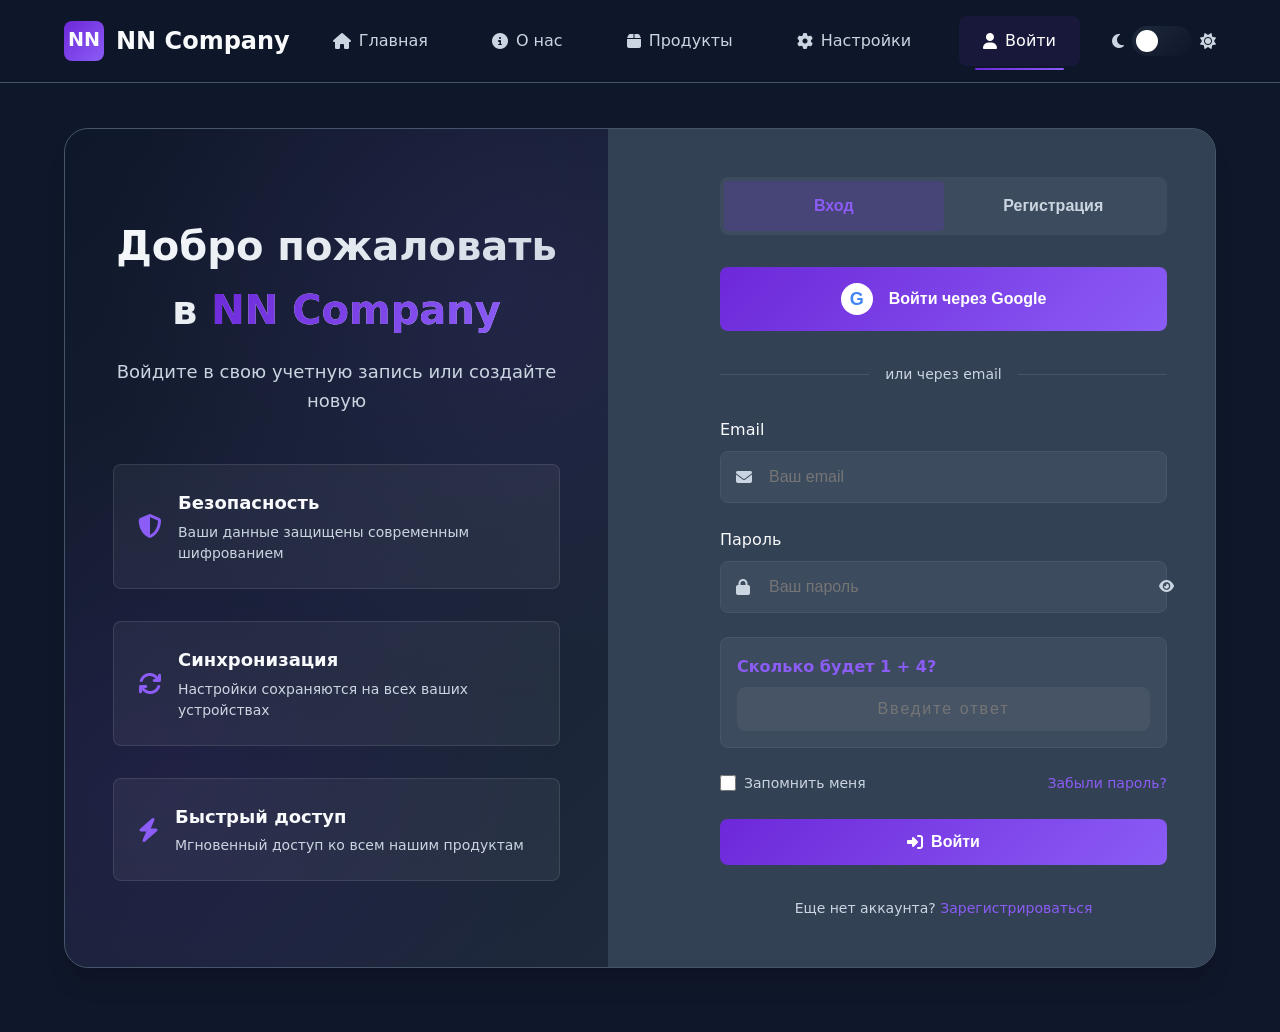
<file: auth.html>
<!DOCTYPE html>
<html lang="ru" data-theme="nntheme">
<head>
    <meta charset="UTF-8">
    <meta name="viewport" content="width=device-width, initial-scale=1.0">
    <title>Вход и регистрация - NN Company</title>
    <link rel="stylesheet" href="css/style.css">
    <link rel="stylesheet" href="css/auth.css">
    <link rel="icon" href="favicon.ico">
    <link rel="stylesheet" href="https://cdnjs.cloudflare.com/ajax/libs/font-awesome/6.4.0/css/all.min.css">
</head>
<body>
    <!-- Навигация -->
    <nav class="navbar">
        <div class="container nav-container">
            <a href="index.html" class="logo">
                <div class="logo-icon">NN</div>
                <span class="logo-text">NN Company</span>
            </a>
            
            <button class="mobile-menu-btn" aria-label="Меню">
                <i class="fas fa-bars"></i>
            </button>
            
            <div class="nav-menu">
                <a href="index.html" class="nav-link"><i class="fas fa-home"></i> Главная</a>
                <a href="index.html#about" class="nav-link"><i class="fas fa-info-circle"></i> О нас</a>
                <a href="index.html#products" class="nav-link"><i class="fas fa-box"></i> Продукты</a>
                <a href="settings.html" class="nav-link"><i class="fas fa-cog"></i> Настройки</a>
                <a href="auth.html" class="nav-link active auth-btn"><i class="fas fa-user"></i> Войти</a>
                <div class="theme-toggle">
                    <i class="fas fa-moon"></i>
                    <div class="toggle-switch">
                        <input type="checkbox" id="themeToggle">
                        <label for="themeToggle" class="toggle-slider"></label>
                    </div>
                    <i class="fas fa-sun"></i>
                </div>
            </div>
        </div>
    </nav>

    <main class="auth-container">
        <div class="container">
            <div class="auth-wrapper">
                <!-- Левый блок - Приветствие -->
                <div class="auth-welcome">
                    <div class="welcome-content">
                        <h1>Добро пожаловать в <span class="gradient-text">NN Company</span></h1>
                        <p class="welcome-subtitle">Войдите в свою учетную запись или создайте новую</p>
                        
                        <div class="welcome-features">
                            <div class="feature">
                                <i class="fas fa-shield-alt"></i>
                                <div>
                                    <h3>Безопасность</h3>
                                    <p>Ваши данные защищены современным шифрованием</p>
                                </div>
                            </div>
                            <div class="feature">
                                <i class="fas fa-sync"></i>
                                <div>
                                    <h3>Синхронизация</h3>
                                    <p>Настройки сохраняются на всех ваших устройствах</p>
                                </div>
                            </div>
                            <div class="feature">
                                <i class="fas fa-bolt"></i>
                                <div>
                                    <h3>Быстрый доступ</h3>
                                    <p>Мгновенный доступ ко всем нашим продуктам</p>
                                </div>
                            </div>
                        </div>
                    </div>
                </div>

                <!-- Правый блок - Формы -->
                <div class="auth-forms">
                    <!-- Вкладки -->
                    <div class="auth-tabs">
                        <button class="auth-tab active" data-tab="login">Вход</button>
                        <button class="auth-tab" data-tab="register">Регистрация</button>
                    </div>

                    <!-- Форма входа -->
                    <div class="auth-form active" id="loginForm">
                        <!-- Google вход -->
                        <button class="btn-google" id="googleLogin">
                            <div class="google-icon">
                                <span class="g-letter">G</span>
                            </div>
                            <span>Войти через Google</span>
                        </button>

                        <div class="separator">
                            <span>или через email</span>
                        </div>

                        <!-- Форма email входа -->
                        <form id="emailLoginForm">
                            <div class="form-group">
                                <label for="loginEmail">Email</label>
                                <div class="input-with-icon">
                                    <i class="fas fa-envelope"></i>
                                    <input type="email" id="loginEmail" placeholder="Ваш email" required>
                                </div>
                            </div>

                            <div class="form-group">
                                <label for="loginPassword">Пароль</label>
                                <div class="input-with-icon">
                                    <i class="fas fa-lock"></i>
                                    <input type="password" id="loginPassword" placeholder="Ваш пароль" required>
                                    <button type="button" class="toggle-password" data-target="loginPassword">
                                        <i class="fas fa-eye"></i>
                                    </button>
                                </div>
                            </div>

                            <!-- CAPTCHA -->
                            <div class="captcha-container">
                                <div class="captcha-question">
                                    <span id="captchaQuestion">Сколько будет 7 + 3?</span>
                                </div>
                                <input type="text" id="captchaAnswer" placeholder="Введите ответ" required>
                            </div>

                            <div class="form-options">
                                <label class="checkbox-label">
                                    <input type="checkbox" id="rememberMe">
                                    <span>Запомнить меня</span>
                                </label>
                                <a href="#" class="forgot-password" id="forgotPassword">Забыли пароль?</a>
                            </div>

                            <button type="submit" class="btn btn-primary btn-block">
                                <i class="fas fa-sign-in-alt"></i> Войти
                            </button>
                        </form>

                        <div class="auth-footer">
                            <p>Еще нет аккаунта? <a href="#" class="switch-to-register">Зарегистрироваться</a></p>
                        </div>
                    </div>

                    <!-- Форма регистрации -->
                    <div class="auth-form" id="registerForm">
                        <!-- Шаги регистрации -->
                        <div class="registration-steps">
                            <div class="step active" data-step="1">
                                <div class="step-number">1</div>
                                <span>Email</span>
                            </div>
                            <div class="step" data-step="2">
                                <div class="step-number">2</div>
                                <span>Код</span>
                            </div>
                            <div class="step" data-step="3">
                                <div class="step-number">3</div>
                                <span>Данные</span>
                            </div>
                        </div>

                        <!-- Шаг 1: Email -->
                        <div class="registration-step active" data-step="1">
                            <form id="emailStepForm">
                                <div class="form-group">
                                    <label for="registerEmail">Email адрес</label>
                                    <div class="input-with-button">
                                        <div class="input-with-icon">
                                            <i class="fas fa-envelope"></i>
                                            <input type="email" id="registerEmail" placeholder="example@mail.com" required>
                                        </div>
                                        <button type="submit" class="btn btn-primary" id="sendCodeBtn">
                                            <i class="fas fa-paper-plane"></i> Отправить код
                                        </button>
                                    </div>
                                    <p class="input-hint">На этот email будет отправлен код подтверждения</p>
                                </div>
                            </form>
                        </div>

                        <!-- Шаг 2: Код подтверждения -->
                        <div class="registration-step" data-step="2">
                            <form id="codeStepForm">
                                <div class="form-group">
                                    <label for="verificationCode">Код подтверждения</label>
                                    <div class="code-inputs">
                                        <input type="text" maxlength="1" class="code-input" inputmode="numeric">
                                        <input type="text" maxlength="1" class="code-input" inputmode="numeric">
                                        <input type="text" maxlength="1" class="code-input" inputmode="numeric">
                                        <input type="text" maxlength="1" class="code-input" inputmode="numeric">
                                        <input type="text" maxlength="1" class="code-input" inputmode="numeric">
                                        <input type="text" maxlength="1" class="code-input" inputmode="numeric">
                                    </div>
                                    <p class="input-hint">Введите 6-значный код из письма</p>
                                    <div class="code-timer">
                                        <i class="fas fa-clock"></i>
                                        <span id="timer">01:59</span>
                                        <button type="button" class="btn-link" id="resendCode">Отправить код повторно</button>
                                    </div>
                                </div>
                                <button type="submit" class="btn btn-primary btn-block">
                                    <i class="fas fa-check"></i> Подтвердить код
                                </button>
                            </form>
                        </div>

                        <!-- Шаг 3: Данные аккаунта -->
                        <div class="registration-step" data-step="3">
                            <form id="finalStepForm">
                                <div class="form-group">
                                    <label for="username">Имя пользователя</label>
                                    <div class="input-with-icon">
                                        <i class="fas fa-user"></i>
                                        <input type="text" id="username" placeholder="Придумайте логин" required>
                                    </div>
                                    <div class="input-feedback" id="usernameFeedback"></div>
                                </div>

                                <div class="form-group">
                                    <label for="password">Пароль</label>
                                    <div class="input-with-icon">
                                        <i class="fas fa-lock"></i>
                                        <input type="password" id="password" placeholder="Создайте пароль" required>
                                        <button type="button" class="toggle-password" data-target="password">
                                            <i class="fas fa-eye"></i>
                                        </button>
                                    </div>
                                    <div class="password-strength">
                                        <div class="strength-meter">
                                            <div class="strength-bar"></div>
                                        </div>
                                        <span class="strength-text" id="strengthText">Слабый</span>
                                    </div>
                                    <ul class="password-requirements">
                                        <li data-requirement="length">Минимум 8 символов</li>
                                        <li data-requirement="uppercase">Заглавные и строчные буквы</li>
                                        <li data-requirement="numbers">Хотя бы одна цифра</li>
                                        <li data-requirement="special">Специальный символ</li>
                                    </ul>
                                </div>

                                <div class="form-group">
                                    <label for="confirmPassword">Подтвердите пароль</label>
                                    <div class="input-with-icon">
                                        <i class="fas fa-lock"></i>
                                        <input type="password" id="confirmPassword" placeholder="Повторите пароль" required>
                                        <button type="button" class="toggle-password" data-target="confirmPassword">
                                            <i class="fas fa-eye"></i>
                                        </button>
                                    </div>
                                    <div class="input-feedback" id="confirmFeedback"></div>
                                </div>

                                <div class="form-group">
                                    <label class="checkbox-label">
                                        <input type="checkbox" id="agreeTerms" required>
                                        <span>Я согласен с <a href="#" class="link">Условиями использования</a> и <a href="#" class="link">Политикой конфиденциальности</a></span>
                                    </label>
                                </div>

                                <button type="submit" class="btn btn-primary btn-block">
                                    <i class="fas fa-user-plus"></i> Зарегистрировать аккаунт
                                </button>
                            </form>
                        </div>
                    </div>

                    <!-- Успешная регистрация -->
                    <div class="registration-success" id="successScreen" style="display: none;">
                        <div class="success-icon">
                            <i class="fas fa-check-circle"></i>
                        </div>
                        <h2>Регистрация успешна!</h2>
                        <p>Ваш аккаунт был создан. Выполняется вход в систему...</p>
                        
                        <div class="account-details">
                            <div class="detail-item">
                                <span class="detail-label">Логин:</span>
                                <span class="detail-value" id="generatedUsername"></span>
                            </div>
                            <div class="detail-item">
                                <span class="detail-label">Пароль:</span>
                                <span class="detail-value" id="generatedPassword"></span>
                            </div>
                        </div>
                        
                        <div class="important-note">
                            <i class="fas fa-exclamation-triangle"></i>
                            <p>Сохраните эти данные в надежном месте. Для безопасности рекомендуем сменить пароль после первого входа.</p>
                        </div>
                        
                        <button class="btn btn-primary btn-block" id="goToProfile">
                            <i class="fas fa-user"></i> Перейти в профиль
                        </button>
                    </div>
                </div>
            </div>
        </div>
    </main>

    <!-- Модальное окно восстановления пароля -->
    <div class="modal" id="recoveryModal">
        <div class="modal-content">
            <div class="modal-header">
                <h3>Восстановление пароля</h3>
                <button class="modal-close">&times;</button>
            </div>
            <div class="modal-body">
                <div class="form-group">
                    <label for="recoveryEmail">Введите ваш email</label>
                    <input type="email" id="recoveryEmail" placeholder="email@example.com">
                </div>
                <p class="modal-hint">На указанный email будет отправлена инструкция по восстановлению пароля.</p>
            </div>
            <div class="modal-footer">
                <button class="btn btn-secondary" id="cancelRecovery">Отмена</button>
                <button class="btn btn-primary" id="sendRecovery">Отправить</button>
            </div>
        </div>
    </div>

    <!-- Уведомления -->
    <div class="toast-container"></div>

    <!-- Скрипты -->
    <script src="js/main.js"></script>
    <script src="js/auth.js"></script>
    <script>
        // ФУНКЦИЯ ДЛЯ ЗАГРУЗКИ ТЕМЫ ИЗ НАСТРОЕК
        function loadThemeFromSettings() {
            // Получаем сохраненную тему
            const savedTheme = localStorage.getItem('nn_theme') || 'nntheme';
            
            // Применяем тему к странице
            document.documentElement.setAttribute('data-theme', savedTheme);
            
            // Обновляем CSS переменные
            const themes = {
                nntheme: { 
                    primary: '#6d28d9', 
                    primaryDark: '#5b21b6',
                    primaryLight: '#8b5cf6',
                    bgPrimary: '#0f172a', 
                    bgSecondary: '#1e293b',
                    textPrimary: '#f8fafc',
                    textSecondary: '#cbd5e1',
                    borderColor: '#475569'
                },
                winter: { 
                    primary: '#0ea5e9',
                    primaryDark: '#0284c7',
                    primaryLight: '#38bdf8',
                    bgPrimary: '#f0f9ff', 
                    bgSecondary: '#e0f2fe',
                    textPrimary: '#0c4a6e',
                    textSecondary: '#475569',
                    borderColor: '#bae6fd'
                },
                dark: { 
                    primary: '#8b5cf6',
                    primaryDark: '#7c3aed',
                    primaryLight: '#a78bfa',
                    bgPrimary: '#111827', 
                    bgSecondary: '#1f2937',
                    textPrimary: '#f9fafb',
                    textSecondary: '#d1d5db',
                    borderColor: '#374151'
                },
                light: { 
                    primary: '#6d28d9',
                    primaryDark: '#5b21b6',
                    primaryLight: '#8b5cf6',
                    bgPrimary: '#ffffff', 
                    bgSecondary: '#f8fafc',
                    textPrimary: '#1e293b',
                    textSecondary: '#64748b',
                    borderColor: '#e2e8f0'
                }
            };
            
            const theme = themes[savedTheme] || themes.nntheme;
            
            // Применяем все CSS переменные
            const root = document.documentElement;
            root.style.setProperty('--primary', theme.primary);
            root.style.setProperty('--primary-dark', theme.primaryDark);
            root.style.setProperty('--primary-light', theme.primaryLight);
            root.style.setProperty('--bg-primary', theme.bgPrimary);
            root.style.setProperty('--bg-secondary', theme.bgSecondary);
            root.style.setProperty('--text-primary', theme.textPrimary);
            root.style.setProperty('--text-secondary', theme.textSecondary);
            root.style.setProperty('--border-color', theme.borderColor);
            
            // Обновляем градиенты
            root.style.setProperty('--gradient-primary', `linear-gradient(135deg, ${theme.primary} 0%, ${theme.primaryLight} 100%)`);
            root.style.setProperty('--gradient-secondary', `linear-gradient(135deg, ${theme.bgSecondary} 0%, ${theme.bgPrimary} 100%)`);
            root.style.setProperty('--gradient-dark', `linear-gradient(135deg, ${theme.bgPrimary} 0%, ${theme.bgSecondary} 100%)`);
            
            // Обновляем переключатель темы
            const themeToggle = document.getElementById('themeToggle');
            if (themeToggle) {
                themeToggle.checked = savedTheme === 'dark';
            }
            
            console.log('Тема применена:', savedTheme);
        }
        
        // ИНИЦИАЛИЗАЦИЯ СТРАНИЦЫ
        document.addEventListener('DOMContentLoaded', () => {
            // 1. Загружаем тему из настроек
            loadThemeFromSettings();
            
            // 2. Инициализация аутентификации
            if (window.AuthSystem && window.AuthSystem.init) {
                window.AuthSystem.init();
            }
            
            // 3. Плавное появление страницы
            document.body.style.opacity = '0';
            setTimeout(() => {
                document.body.style.transition = 'opacity 0.5s ease';
                document.body.style.opacity = '1';
            }, 100);
            
            // 4. Обработчик переключателя темы
            const themeToggle = document.getElementById('themeToggle');
            if (themeToggle) {
                themeToggle.addEventListener('change', function() {
                    const newTheme = this.checked ? 'dark' : 'nntheme';
                    localStorage.setItem('nn_theme', newTheme);
                    loadThemeFromSettings();
                    
                    // Показываем уведомление
                    if (window.Toast && window.Toast.show) {
                        window.Toast.show(`Тема изменена на ${newTheme === 'dark' ? 'Темную' : 'NN Theme'}`, 'success');
                    }
                });
            }
            
            // 5. Слушаем изменения в localStorage (если меняем тему в другой вкладке)
            window.addEventListener('storage', function(e) {
                if (e.key === 'nn_theme') {
                    loadThemeFromSettings();
                }
            });
        });
    </script>
</body>
</html>
</file>
<file: css/style.css>
/* Основные стили */
:root {
    --primary: #6d28d9;
    --primary-dark: #5b21b6;
    --primary-light: #8b5cf6;
    --secondary: #475569;
    --secondary-light: #64748b;
    --accent: #10b981;
    --danger: #ef4444;
    --warning: #f59e0b;
    --success: #10b981;
    
    --bg-primary: #0f172a;
    --bg-secondary: #1e293b;
    --bg-card: #334155;
    --text-primary: #f8fafc;
    --text-secondary: #cbd5e1;
    --border-color: #475569;
    
    --gradient-primary: linear-gradient(135deg, #6d28d9 0%, #8b5cf6 100%);
    --gradient-secondary: linear-gradient(135deg, #475569 0%, #64748b 100%);
    --gradient-dark: linear-gradient(135deg, #0f172a 0%, #1e293b 100%);
    
    --shadow-sm: 0 1px 2px 0 rgba(0, 0, 0, 0.05);
    --shadow: 0 4px 6px -1px rgba(0, 0, 0, 0.1), 0 2px 4px -1px rgba(0, 0, 0, 0.06);
    --shadow-lg: 0 10px 15px -3px rgba(0, 0, 0, 0.1), 0 4px 6px -2px rgba(0, 0, 0, 0.05);
    --shadow-xl: 0 20px 25px -5px rgba(0, 0, 0, 0.1), 0 10px 10px -5px rgba(0, 0, 0, 0.04);
    
    --radius-sm: 0.25rem;
    --radius: 0.5rem;
    --radius-lg: 1rem;
    --radius-xl: 1.5rem;
    
    --transition: all 0.3s ease;
    --transition-slow: all 0.5s ease;
    --transition-fast: all 0.15s ease;
}

/* Сброс и базовые стили */
* {
    margin: 0;
    padding: 0;
    box-sizing: border-box;
}

html {
    scroll-behavior: smooth;
}

body {
    font-family: 'Segoe UI', system-ui, -apple-system, sans-serif;
    background: var(--bg-primary);
    color: var(--text-primary);
    line-height: 1.6;
    overflow-x: hidden;
    min-height: 100vh;
    transition: var(--transition-slow);
}

.container {
    width: 100%;
    max-width: 1200px;
    margin: 0 auto;
    padding: 0 1.5rem;
}

/* Навигация */
.navbar {
    background: rgba(15, 23, 42, 0.95);
    backdrop-filter: blur(10px);
    border-bottom: 1px solid var(--border-color);
    position: fixed;
    top: 0;
    left: 0;
    right: 0;
    z-index: 1000;
    transition: var(--transition);
}

.nav-container {
    display: flex;
    justify-content: space-between;
    align-items: center;
    padding: 1rem 1.5rem;
}

.logo {
    display: flex;
    align-items: center;
    gap: 0.75rem;
    text-decoration: none;
    color: var(--text-primary);
    font-weight: 700;
    font-size: 1.5rem;
    transition: var(--transition);
}

.logo:hover {
    transform: translateY(-2px);
}

.logo-icon {
    width: 40px;
    height: 40px;
    background: var(--gradient-primary);
    border-radius: var(--radius);
    display: flex;
    align-items: center;
    justify-content: center;
    font-weight: bold;
    font-size: 1.2rem;
}

.nav-menu {
    display: flex;
    align-items: center;
    gap: 2rem;
}

.nav-link {
    color: var(--text-secondary);
    text-decoration: none;
    display: flex;
    align-items: center;
    gap: 0.5rem;
    padding: 0.5rem 1rem;
    border-radius: var(--radius);
    transition: var(--transition);
    position: relative;
}

.nav-link:hover,
.nav-link.active {
    color: var(--text-primary);
    background: rgba(109, 40, 217, 0.1);
}

.nav-link.active::after {
    content: '';
    position: absolute;
    bottom: -4px;
    left: 1rem;
    right: 1rem;
    height: 2px;
    background: var(--gradient-primary);
    border-radius: 1px;
}

.auth-btn {
    background: var(--gradient-primary);
    color: white !important;
    padding: 0.75rem 1.5rem !important;
}

.auth-btn:hover {
    transform: translateY(-2px);
    box-shadow: var(--shadow-lg);
}

.theme-toggle {
    display: flex;
    align-items: center;
    gap: 0.5rem;
    color: var(--text-secondary);
}

.mobile-menu-btn {
    display: none;
    background: none;
    border: none;
    color: var(--text-primary);
    font-size: 1.5rem;
    cursor: pointer;
    padding: 0.5rem;
}

/* Геро секция */
.hero {
    padding: 10rem 0 6rem;
    position: relative;
    overflow: hidden;
}

.hero::before {
    content: '';
    position: absolute;
    top: 0;
    left: 0;
    right: 0;
    bottom: 0;
    background: radial-gradient(circle at 20% 50%, rgba(109, 40, 217, 0.1) 0%, transparent 50%),
                radial-gradient(circle at 80% 20%, rgba(139, 92, 246, 0.1) 0%, transparent 50%);
    z-index: -1;
}

.hero-content {
    max-width: 800px;
    margin: 0 auto;
    text-align: center;
    position: relative;
    z-index: 2;
}

.hero-title {
    font-size: 3.5rem;
    font-weight: 800;
    margin-bottom: 1.5rem;
    line-height: 1.2;
    background: linear-gradient(135deg, #f8fafc 0%, #cbd5e1 100%);
    -webkit-background-clip: text;
    -webkit-text-fill-color: transparent;
    background-clip: text;
}

.gradient-text {
    background: var(--gradient-primary);
    -webkit-background-clip: text;
    -webkit-text-fill-color: transparent;
    background-clip: text;
}

.hero-subtitle {
    font-size: 1.25rem;
    color: var(--text-secondary);
    margin-bottom: 3rem;
    max-width: 600px;
    margin-left: auto;
    margin-right: auto;
}

.hero-buttons {
    display: flex;
    gap: 1rem;
    justify-content: center;
    margin-bottom: 4rem;
}

.hero-visual {
    position: relative;
    height: 300px;
    margin-top: 4rem;
}

.visual-element {
    position: absolute;
    border-radius: var(--radius-xl);
    background: linear-gradient(135deg, rgba(109, 40, 217, 0.2), rgba(139, 92, 246, 0.1));
    backdrop-filter: blur(10px);
    border: 1px solid rgba(255, 255, 255, 0.1);
}

.v1 {
    width: 200px;
    height: 200px;
    top: 0;
    left: 20%;
    animation: float 6s ease-in-out infinite;
}

.v2 {
    width: 150px;
    height: 150px;
    top: 50px;
    right: 20%;
    animation: float 8s ease-in-out infinite 1s;
}

.v3 {
    width: 100px;
    height: 100px;
    bottom: 0;
    left: 50%;
    transform: translateX(-50%);
    animation: float 10s ease-in-out infinite 2s;
}

/* Кнопки */
.btn {
    display: inline-flex;
    align-items: center;
    justify-content: center;
    gap: 0.5rem;
    padding: 0.875rem 1.75rem;
    border: none;
    border-radius: var(--radius);
    font-size: 1rem;
    font-weight: 600;
    text-decoration: none;
    cursor: pointer;
    transition: var(--transition);
    position: relative;
    overflow: hidden;
}

.btn::after {
    content: '';
    position: absolute;
    top: 50%;
    left: 50%;
    width: 5px;
    height: 5px;
    background: rgba(255, 255, 255, 0.5);
    opacity: 0;
    border-radius: 100%;
    transform: scale(1, 1) translate(-50%);
    transform-origin: 50% 50%;
}

.btn:focus:not(:active)::after {
    animation: ripple 1s ease-out;
}

.btn-primary {
    background: var(--gradient-primary);
    color: white;
}

.btn-primary:hover {
    transform: translateY(-2px);
    box-shadow: var(--shadow-lg);
}

.btn-secondary {
    background: rgba(255, 255, 255, 0.1);
    color: var(--text-primary);
    backdrop-filter: blur(10px);
    border: 1px solid rgba(255, 255, 255, 0.1);
}

.btn-secondary:hover {
    background: rgba(255, 255, 255, 0.15);
    transform: translateY(-2px);
    box-shadow: var(--shadow);
}

.btn-download {
    background: var(--success);
    color: white;
}

.btn-source {
    background: var(--secondary);
    color: white;
}

.btn-disabled {
    background: var(--secondary);
    color: var(--text-secondary);
    cursor: not-allowed;
    opacity: 0.7;
}

.btn-support {
    background: linear-gradient(135deg, #ef4444 0%, #f59e0b 100%);
    color: white;
    font-size: 1.25rem;
    padding: 1rem 2.5rem;
}

.btn-support:hover {
    transform: translateY(-2px);
    box-shadow: 0 10px 25px rgba(239, 68, 68, 0.3);
}

.btn-small {
    padding: 0.5rem 1rem;
    font-size: 0.875rem;
}

.btn-block {
    width: 100%;
}

/* Секции */
section {
    padding: 5rem 0;
}

.section-title {
    font-size: 2.5rem;
    font-weight: 700;
    text-align: center;
    margin-bottom: 1rem;
    background: linear-gradient(135deg, #f8fafc 0%, #cbd5e1 100%);
    -webkit-background-clip: text;
    -webkit-text-fill-color: transparent;
    background-clip: text;
}

.section-subtitle {
    text-align: center;
    color: var(--text-secondary);
    margin-bottom: 3rem;
    font-size: 1.125rem;
    max-width: 600px;
    margin-left: auto;
    margin-right: auto;
}

/* Продукты */
.products-section {
    background: var(--bg-secondary);
    position: relative;
}

.products-section::before {
    content: '';
    position: absolute;
    top: 0;
    left: 0;
    right: 0;
    height: 1px;
    background: linear-gradient(90deg, transparent, var(--primary-light), transparent);
}

.products-grid {
    display: grid;
    grid-template-columns: repeat(auto-fit, minmax(300px, 1fr));
    gap: 2rem;
    margin-top: 3rem;
}

.product-card {
    background: var(--bg-card);
    border-radius: var(--radius-lg);
    padding: 2rem;
    transition: var(--transition);
    border: 1px solid var(--border-color);
    position: relative;
    overflow: hidden;
}

.product-card::before {
    content: '';
    position: absolute;
    top: 0;
    left: 0;
    right: 0;
    height: 4px;
    background: var(--gradient-primary);
    opacity: 0;
    transition: var(--transition);
}

.product-card:hover {
    transform: translateY(-10px);
    box-shadow: var(--shadow-xl);
    border-color: var(--primary-light);
}

.product-card:hover::before {
    opacity: 1;
}

.product-icon {
    width: 64px;
    height: 64px;
    background: var(--gradient-primary);
    border-radius: var(--radius);
    display: flex;
    align-items: center;
    justify-content: center;
    font-size: 1.75rem;
    margin-bottom: 1.5rem;
    color: white;
}

.product-title {
    font-size: 1.5rem;
    font-weight: 600;
    margin-bottom: 1rem;
}

.product-description {
    color: var(--text-secondary);
    margin-bottom: 2rem;
    line-height: 1.6;
}

.product-buttons {
    display: flex;
    gap: 1rem;
}

/* О нас */
.about-content {
    display: grid;
    grid-template-columns: repeat(auto-fit, minmax(250px, 1fr));
    gap: 2rem;
    margin-bottom: 4rem;
}

.about-item {
    text-align: center;
    padding: 2rem;
    background: var(--bg-card);
    border-radius: var(--radius-lg);
    border: 1px solid var(--border-color);
    transition: var(--transition);
}

.about-item:hover {
    transform: translateY(-5px);
    border-color: var(--primary-light);
}

.about-icon {
    width: 80px;
    height: 80px;
    background: var(--gradient-secondary);
    border-radius: 50%;
    display: flex;
    align-items: center;
    justify-content: center;
    margin: 0 auto 1.5rem;
    font-size: 2rem;
}

.about-item h3 {
    font-size: 1.5rem;
    margin-bottom: 0.5rem;
}

.about-item h4 {
    color: var(--primary-light);
    margin-bottom: 1rem;
    font-size: 0.875rem;
    text-transform: uppercase;
    letter-spacing: 1px;
}

.about-details {
    display: grid;
    grid-template-columns: 1fr;
    gap: 3rem;
    max-width: 800px;
    margin: 0 auto;
}

.details-content p {
    margin-bottom: 1.5rem;
    line-height: 1.8;
    color: var(--text-secondary);
}

.benefits {
    background: var(--bg-card);
    padding: 2rem;
    border-radius: var(--radius-lg);
    border: 1px solid var(--border-color);
}

.benefit-item {
    display: flex;
    align-items: center;
    gap: 1rem;
    margin-bottom: 1.5rem;
    padding: 1rem;
    background: rgba(255, 255, 255, 0.05);
    border-radius: var(--radius);
}

.benefit-icon {
    font-size: 1.5rem;
    flex-shrink: 0;
}

.benefit-text h4 {
    margin-bottom: 0.25rem;
    color: var(--text-primary);
}

.benefit-text p {
    color: var(--text-secondary);
    font-size: 0.875rem;
}

/* Поддержка */
.support-section {
    text-align: center;
    background: var(--gradient-dark);
    position: relative;
    overflow: hidden;
}

.support-section::before {
    content: '';
    position: absolute;
    top: 0;
    left: 0;
    right: 0;
    bottom: 0;
    background: radial-gradient(circle at 50% 0%, rgba(239, 68, 68, 0.1) 0%, transparent 70%);
}

/* Футер */
.footer {
    background: var(--bg-secondary);
    border-top: 1px solid var(--border-color);
    padding: 4rem 0 2rem;
}

.footer-content {
    display: grid;
    grid-template-columns: 1fr 2fr;
    gap: 4rem;
    margin-bottom: 3rem;
}

.footer-brand {
    max-width: 300px;
}

.footer-brand .logo {
    margin-bottom: 1rem;
    font-size: 1.25rem;
}

.footer-brand p {
    color: var(--text-secondary);
}

.footer-links {
    display: grid;
    grid-template-columns: repeat(3, 1fr);
    gap: 2rem;
}

.link-group h4 {
    margin-bottom: 1rem;
    color: var(--text-primary);
    font-size: 1.125rem;
}

.link-group a {
    display: block;
    color: var(--text-secondary);
    text-decoration: none;
    margin-bottom: 0.75rem;
    transition: var(--transition);
}

.link-group a:hover {
    color: var(--primary-light);
    transform: translateX(5px);
}

.footer-bottom {
    text-align: center;
    padding-top: 2rem;
    border-top: 1px solid var(--border-color);
    color: var(--text-secondary);
    font-size: 0.875rem;
}

.footer-bottom p {
    margin-bottom: 0.5rem;
}

/* Переключатель темы */
.toggle-switch {
    position: relative;
    width: 60px;
    height: 30px;
}

.toggle-switch input {
    opacity: 0;
    width: 0;
    height: 0;
}

.toggle-slider {
    position: absolute;
    cursor: pointer;
    top: 0;
    left: 0;
    right: 0;
    bottom: 0;
    background: var(--gradient-secondary);
    border-radius: 34px;
    transition: var(--transition);
}

.toggle-slider::before {
    position: absolute;
    content: '';
    height: 22px;
    width: 22px;
    left: 4px;
    bottom: 4px;
    background: white;
    border-radius: 50%;
    transition: var(--transition);
}

input:checked + .toggle-slider {
    background: var(--gradient-primary);
}

input:checked + .toggle-slider::before {
    transform: translateX(30px);
}

/* Уведомления */
.toast-container {
    position: fixed;
    bottom: 2rem;
    right: 2rem;
    z-index: 9999;
    display: flex;
    flex-direction: column;
    gap: 1rem;
}

.toast {
    padding: 1rem 1.5rem;
    border-radius: var(--radius);
    background: var(--bg-card);
    border: 1px solid var(--border-color);
    box-shadow: var(--shadow-xl);
    min-width: 300px;
    max-width: 400px;
    animation: slideIn 0.3s ease-out;
    display: flex;
    align-items: center;
    gap: 1rem;
    position: relative;
}

.toast.success {
    border-left: 4px solid var(--success);
}

.toast.error {
    border-left: 4px solid var(--danger);
}

.toast.warning {
    border-left: 4px solid var(--warning);
}

.toast.info {
    border-left: 4px solid var(--primary);
}

.toast-close {
    margin-left: auto;
    background: none;
    border: none;
    color: var(--text-secondary);
    cursor: pointer;
    padding: 0.25rem;
    font-size: 1.25rem;
}

.toast-close:hover {
    color: var(--text-primary);
}

/* Тултипы */
[data-tooltip] {
    position: relative;
    cursor: pointer;
}

[data-tooltip]::before {
    content: attr(data-tooltip);
    position: absolute;
    bottom: 100%;
    left: 50%;
    transform: translateX(-50%);
    padding: 0.5rem 1rem;
    background: var(--bg-card);
    color: var(--text-primary);
    font-size: 0.875rem;
    border-radius: var(--radius);
    white-space: nowrap;
    opacity: 0;
    visibility: hidden;
    transition: var(--transition);
    z-index: 1000;
    border: 1px solid var(--border-color);
    box-shadow: var(--shadow);
}

[data-tooltip]::after {
    content: '';
    position: absolute;
    bottom: 100%;
    left: 50%;
    transform: translateX(-50%) translateY(8px);
    border: 6px solid transparent;
    border-top-color: var(--bg-card);
    opacity: 0;
    visibility: hidden;
    transition: var(--transition);
    z-index: 1000;
}

[data-tooltip]:hover::before,
[data-tooltip]:hover::after {
    opacity: 1;
    visibility: visible;
    transform: translateX(-50%) translateY(-8px);
}

[data-tooltip]:hover::after {
    transform: translateX(-50%) translateY(0);
}

/* Модальные окна */
.modal {
    position: fixed;
    top: 0;
    left: 0;
    right: 0;
    bottom: 0;
    background: rgba(0, 0, 0, 0.8);
    backdrop-filter: blur(5px);
    display: flex;
    align-items: center;
    justify-content: center;
    z-index: 9999;
    opacity: 0;
    visibility: hidden;
    transition: var(--transition);
}

.modal.active {
    opacity: 1;
    visibility: visible;
}

.modal-content {
    background: var(--bg-card);
    border-radius: var(--radius-lg);
    width: 90%;
    max-width: 500px;
    border: 1px solid var(--border-color);
    box-shadow: var(--shadow-xl);
    animation: modalIn 0.3s ease-out;
}

.modal-header {
    padding: 1.5rem;
    border-bottom: 1px solid var(--border-color);
    display: flex;
    align-items: center;
    justify-content: space-between;
}

.modal-header h3 {
    margin: 0;
    font-size: 1.25rem;
}

.modal-close {
    background: none;
    border: none;
    color: var(--text-secondary);
    font-size: 1.5rem;
    cursor: pointer;
    padding: 0.25rem;
    line-height: 1;
}

.modal-close:hover {
    color: var(--text-primary);
}

.modal-body {
    padding: 1.5rem;
}

.modal-footer {
    padding: 1.5rem;
    border-top: 1px solid var(--border-color);
    display: flex;
    justify-content: flex-end;
    gap: 1rem;
}

/* Анимации */
@keyframes float {
    0%, 100% {
        transform: translateY(0);
    }
    50% {
        transform: translateY(-20px);
    }
}

@keyframes ripple {
    0% {
        transform: scale(0, 0);
        opacity: 1;
    }
    100% {
        transform: scale(100, 100);
        opacity: 0;
    }
}

@keyframes slideIn {
    from {
        transform: translateX(100%);
        opacity: 0;
    }
    to {
        transform: translateX(0);
        opacity: 1;
    }
}

@keyframes modalIn {
    from {
        transform: scale(0.9);
        opacity: 0;
    }
    to {
        transform: scale(1);
        opacity: 1;
    }
}

@keyframes spin {
    from {
        transform: rotate(0deg);
    }
    to {
        transform: rotate(360deg);
    }
}

/* Адаптивность */
@media (max-width: 1024px) {
    .hero-title {
        font-size: 2.75rem;
    }
    
    .footer-content {
        grid-template-columns: 1fr;
        gap: 3rem;
    }
}

@media (max-width: 768px) {
    .nav-menu {
        position: fixed;
        top: 70px;
        left: 0;
        right: 0;
        background: var(--bg-primary);
        flex-direction: column;
        padding: 2rem;
        border-top: 1px solid var(--border-color);
        box-shadow: var(--shadow-xl);
        transform: translateY(-100%);
        opacity: 0;
        visibility: hidden;
        transition: var(--transition);
    }
    
    .nav-menu.active {
        transform: translateY(0);
        opacity: 1;
        visibility: visible;
    }
    
    .mobile-menu-btn {
        display: block;
    }
    
    .hero-title {
        font-size: 2.25rem;
    }
    
    .hero-buttons {
        flex-direction: column;
        align-items: center;
    }
    
    .products-grid {
        grid-template-columns: 1fr;
    }
    
    .footer-links {
        grid-template-columns: 1fr;
        gap: 2rem;
    }
    
    .about-content {
        grid-template-columns: 1fr;
    }
}

@media (max-width: 480px) {
    .hero-title {
        font-size: 1.75rem;
    }
    
    .section-title {
        font-size: 2rem;
    }
    
    .product-buttons {
        flex-direction: column;
    }
    
    .container {
        padding: 0 1rem;
    }
}

/* Загрузчик */
.loader {
    display: inline-block;
    width: 40px;
    height: 40px;
    border: 3px solid rgba(255, 255, 255, 0.1);
    border-radius: 50%;
    border-top-color: var(--primary-light);
    animation: spin 1s ease-in-out infinite;
}

.loader-overlay {
    position: fixed;
    top: 0;
    left: 0;
    right: 0;
    bottom: 0;
    background: var(--bg-primary);
    display: flex;
    align-items: center;
    justify-content: center;
    z-index: 9999;
    transition: opacity 0.3s ease;
}

.loader-overlay.hidden {
    opacity: 0;
    pointer-events: none;
}

/* Плавные переходы */
.fade-in {
    animation: fadeIn 0.5s ease-out;
}

@keyframes fadeIn {
    from {
        opacity: 0;
        transform: translateY(20px);
    }
    to {
        opacity: 1;
        transform: translateY(0);
    }
}
</file>
<file: css/auth.css>
/* Стили для страницы аутентификации */

.auth-container {
    padding: 8rem 0 4rem;
    min-height: 100vh;
    display: flex;
    align-items: center;
}

.auth-wrapper {
    display: grid;
    grid-template-columns: 1fr 1fr;
    gap: 4rem;
    max-width: 1200px;
    margin: 0 auto;
    background: var(--bg-card);
    border-radius: var(--radius-xl);
    overflow: hidden;
    border: 1px solid var(--border-color);
    box-shadow: var(--shadow-xl);
}

/* Левая часть - Приветствие */
.auth-welcome {
    background: linear-gradient(135deg, var(--bg-primary) 0%, var(--bg-secondary) 100%);
    padding: 3rem;
    display: flex;
    align-items: center;
    justify-content: center;
    position: relative;
    overflow: hidden;
}

.auth-welcome::before {
    content: '';
    position: absolute;
    top: 0;
    left: 0;
    right: 0;
    bottom: 0;
    background: radial-gradient(circle at 20% 80%, rgba(109, 40, 217, 0.1) 0%, transparent 50%),
                radial-gradient(circle at 80% 20%, rgba(139, 92, 246, 0.1) 0%, transparent 50%);
}

.welcome-content {
    position: relative;
    z-index: 2;
    text-align: center;
}

.welcome-content h1 {
    font-size: 2.5rem;
    margin-bottom: 1rem;
    background: linear-gradient(135deg, #f8fafc 0%, #cbd5e1 100%);
    -webkit-background-clip: text;
    -webkit-text-fill-color: transparent;
    background-clip: text;
}

.welcome-subtitle {
    color: var(--text-secondary);
    margin-bottom: 3rem;
    font-size: 1.125rem;
}

.welcome-features {
    display: flex;
    flex-direction: column;
    gap: 2rem;
    text-align: left;
}

.feature {
    display: flex;
    align-items: center;
    gap: 1rem;
    padding: 1.5rem;
    background: rgba(255, 255, 255, 0.05);
    border-radius: var(--radius);
    border: 1px solid rgba(255, 255, 255, 0.1);
    transition: var(--transition);
}

.feature:hover {
    transform: translateX(10px);
    background: rgba(255, 255, 255, 0.08);
    border-color: var(--primary-light);
}

.feature i {
    font-size: 1.5rem;
    color: var(--primary-light);
    flex-shrink: 0;
}

.feature h3 {
    margin-bottom: 0.25rem;
    font-size: 1.125rem;
}

.feature p {
    color: var(--text-secondary);
    font-size: 0.875rem;
    line-height: 1.5;
}

/* Правая часть - Формы */
.auth-forms {
    padding: 3rem;
    background: var(--bg-card);
}

.auth-tabs {
    display: flex;
    margin-bottom: 2rem;
    background: rgba(255, 255, 255, 0.05);
    border-radius: var(--radius);
    padding: 0.25rem;
}

.auth-tab {
    flex: 1;
    padding: 1rem;
    background: none;
    border: none;
    color: var(--text-secondary);
    font-size: 1rem;
    font-weight: 600;
    cursor: pointer;
    border-radius: calc(var(--radius) - 0.25rem);
    transition: var(--transition);
}

.auth-tab:hover {
    background: rgba(255, 255, 255, 0.05);
    color: var(--text-primary);
}

.auth-tab.active {
    background: rgba(109, 40, 217, 0.2);
    color: var(--primary-light);
}

.auth-form {
    display: none;
    animation: fadeIn 0.3s ease-out;
}

.auth-form.active {
    display: block;
}

/* Google кнопка */
.btn-google {
    width: 100%;
    padding: 1rem;
    background: var(--gradient-primary);
    border: none;
    border-radius: var(--radius);
    color: white;
    font-size: 1rem;
    font-weight: 600;
    cursor: pointer;
    display: flex;
    align-items: center;
    justify-content: center;
    gap: 1rem;
    margin-bottom: 2rem;
    transition: var(--transition);
    position: relative;
    overflow: hidden;
}

.btn-google:hover {
    transform: translateY(-2px);
    box-shadow: 0 10px 25px rgba(109, 40, 217, 0.3);
}

.google-icon {
    width: 32px;
    height: 32px;
    background: white;
    border-radius: 50%;
    display: flex;
    align-items: center;
    justify-content: center;
    font-weight: bold;
    font-size: 1.125rem;
    color: #4285f4;
}

.separator {
    display: flex;
    align-items: center;
    text-align: center;
    margin: 2rem 0;
    color: var(--text-secondary);
}

.separator::before,
.separator::after {
    content: '';
    flex: 1;
    border-bottom: 1px solid var(--border-color);
}

.separator span {
    padding: 0 1rem;
    font-size: 0.875rem;
}

/* Формы */
.form-group {
    margin-bottom: 1.5rem;
}

.form-group label {
    display: block;
    margin-bottom: 0.5rem;
    color: var(--text-primary);
    font-weight: 500;
}

.input-with-icon {
    position: relative;
}

.input-with-icon i {
    position: absolute;
    left: 1rem;
    top: 50%;
    transform: translateY(-50%);
    color: var(--text-secondary);
}

.input-with-icon input {
    width: 100%;
    padding: 1rem 1rem 1rem 3rem;
    background: rgba(255, 255, 255, 0.05);
    border: 1px solid var(--border-color);
    border-radius: var(--radius);
    color: var(--text-primary);
    font-size: 1rem;
    transition: var(--transition);
}

.input-with-icon input:focus {
    outline: none;
    border-color: var(--primary-light);
    box-shadow: 0 0 0 3px rgba(109, 40, 217, 0.1);
}

.input-with-button {
    display: flex;
    gap: 1rem;
}

.input-with-button .input-with-icon {
    flex: 1;
}

.toggle-password {
    position: absolute;
    right: 1rem;
    top: 50%;
    transform: translateY(-50%);
    background: none;
    border: none;
    color: var(--text-secondary);
    cursor: pointer;
    padding: 0.25rem;
}

.toggle-password:hover {
    color: var(--text-primary);
}

.input-hint {
    margin-top: 0.5rem;
    color: var(--text-secondary);
    font-size: 0.875rem;
}

/* CAPTCHA */
.captcha-container {
    background: rgba(255, 255, 255, 0.05);
    padding: 1rem;
    border-radius: var(--radius);
    margin-bottom: 1.5rem;
    border: 1px solid var(--border-color);
}

.captcha-question {
    margin-bottom: 0.5rem;
    font-weight: 600;
    color: var(--text-primary);
}

.captcha-question span {
    color: var(--primary-light);
}

.captcha-container input {
    width: 100%;
    padding: 0.75rem;
    background: rgba(255, 255, 255, 0.05);
    border: 1px solid var(--border-color);
    border-radius: var(--radius);
    color: var(--text-primary);
    font-size: 1rem;
    text-align: center;
    letter-spacing: 2px;
}

/* Опции формы */
.form-options {
    display: flex;
    justify-content: space-between;
    align-items: center;
    margin-bottom: 1.5rem;
}

.checkbox-label {
    display: flex;
    align-items: center;
    gap: 0.5rem;
    cursor: pointer;
    color: var(--text-secondary);
    font-size: 0.875rem;
}

.checkbox-label input {
    width: 16px;
    height: 16px;
    accent-color: var(--primary-light);
}

.forgot-password {
    color: var(--primary-light);
    text-decoration: none;
    font-size: 0.875rem;
    transition: var(--transition);
}

.forgot-password:hover {
    color: var(--primary);
    text-decoration: underline;
}

.auth-footer {
    margin-top: 2rem;
    text-align: center;
    color: var(--text-secondary);
    font-size: 0.875rem;
}

.auth-footer a {
    color: var(--primary-light);
    text-decoration: none;
    transition: var(--transition);
}

.auth-footer a:hover {
    color: var(--primary);
    text-decoration: underline;
}

/* Шаги регистрации */
.registration-steps {
    display: flex;
    justify-content: space-between;
    margin-bottom: 3rem;
    position: relative;
}

.registration-steps::before {
    content: '';
    position: absolute;
    top: 20px;
    left: 20px;
    right: 20px;
    height: 2px;
    background: var(--border-color);
    z-index: 1;
}

.step {
    display: flex;
    flex-direction: column;
    align-items: center;
    position: relative;
    z-index: 2;
    flex: 1;
}

.step-number {
    width: 40px;
    height: 40px;
    background: rgba(255, 255, 255, 0.05);
    border: 2px solid var(--border-color);
    border-radius: 50%;
    display: flex;
    align-items: center;
    justify-content: center;
    font-weight: 600;
    margin-bottom: 0.5rem;
    transition: var(--transition);
}

.step.active .step-number {
    background: var(--primary-light);
    border-color: var(--primary-light);
    color: white;
}

.step span {
    font-size: 0.875rem;
    color: var(--text-secondary);
    transition: var(--transition);
}

.step.active span {
    color: var(--primary-light);
    font-weight: 500;
}

.registration-step {
    display: none;
    animation: fadeIn 0.3s ease-out;
}

.registration-step.active {
    display: block;
}

/* Ввод кода */
.code-inputs {
    display: flex;
    gap: 0.5rem;
    margin-bottom: 1rem;
}

.code-input {
    flex: 1;
    height: 60px;
    text-align: center;
    font-size: 1.5rem;
    background: rgba(255, 255, 255, 0.05);
    border: 1px solid var(--border-color);
    border-radius: var(--radius);
    color: var(--text-primary);
    transition: var(--transition);
}

.code-input:focus {
    outline: none;
    border-color: var(--primary-light);
    box-shadow: 0 0 0 3px rgba(109, 40, 217, 0.1);
}

.code-timer {
    display: flex;
    align-items: center;
    gap: 0.5rem;
    color: var(--text-secondary);
    font-size: 0.875rem;
    margin-top: 1rem;
}

.btn-link {
    background: none;
    border: none;
    color: var(--primary-light);
    cursor: pointer;
    font-size: 0.875rem;
    transition: var(--transition);
}

.btn-link:hover {
    color: var(--primary);
    text-decoration: underline;
}

/* Проверка пароля */
.password-strength {
    margin-top: 0.5rem;
}

.strength-meter {
    height: 4px;
    background: rgba(255, 255, 255, 0.05);
    border-radius: 2px;
    overflow: hidden;
    margin-bottom: 0.25rem;
}

.strength-bar {
    height: 100%;
    width: 0%;
    background: var(--danger);
    border-radius: 2px;
    transition: var(--transition);
}

.strength-text {
    font-size: 0.75rem;
    color: var(--text-secondary);
}

.password-requirements {
    list-style: none;
    margin-top: 0.5rem;
    padding-left: 0;
}

.password-requirements li {
    display: flex;
    align-items: center;
    gap: 0.5rem;
    font-size: 0.75rem;
    color: var(--text-secondary);
    margin-bottom: 0.25rem;
    transition: var(--transition);
}

.password-requirements li::before {
    content: '✗';
    color: var(--danger);
}

.password-requirements li.met {
    color: var(--success);
}

.password-requirements li.met::before {
    content: '✓';
    color: var(--success);
}

.input-feedback {
    margin-top: 0.25rem;
    font-size: 0.75rem;
    min-height: 1rem;
}

.input-feedback.error {
    color: var(--danger);
}

.input-feedback.success {
    color: var(--success);
}

/* Успешная регистрация */
.registration-success {
    text-align: center;
    animation: fadeIn 0.3s ease-out;
}

.success-icon {
    width: 80px;
    height: 80px;
    background: var(--success);
    border-radius: 50%;
    display: flex;
    align-items: center;
    justify-content: center;
    margin: 0 auto 1.5rem;
    font-size: 2.5rem;
    color: white;
}

.registration-success h2 {
    margin-bottom: 1rem;
    font-size: 1.75rem;
}

.registration-success p {
    color: var(--text-secondary);
    margin-bottom: 2rem;
}

.account-details {
    background: rgba(255, 255, 255, 0.05);
    border-radius: var(--radius);
    padding: 1.5rem;
    margin-bottom: 2rem;
    border: 1px solid var(--border-color);
}

.detail-item {
    display: flex;
    justify-content: space-between;
    align-items: center;
    padding: 0.75rem 0;
    border-bottom: 1px solid rgba(255, 255, 255, 0.05);
}

.detail-item:last-child {
    border-bottom: none;
}

.detail-label {
    color: var(--text-secondary);
    font-size: 0.875rem;
}

.detail-value {
    font-family: 'Courier New', monospace;
    font-weight: 600;
    color: var(--primary-light);
    background: rgba(109, 40, 217, 0.1);
    padding: 0.25rem 0.75rem;
    border-radius: var(--radius-sm);
}

.important-note {
    display: flex;
    align-items: flex-start;
    gap: 1rem;
    background: rgba(245, 158, 11, 0.1);
    border: 1px solid rgba(245, 158, 11, 0.3);
    border-radius: var(--radius);
    padding: 1rem;
    margin-bottom: 2rem;
    text-align: left;
}

.important-note i {
    color: var(--warning);
    font-size: 1.25rem;
    flex-shrink: 0;
}

.important-note p {
    margin: 0;
    color: var(--text-secondary);
    font-size: 0.875rem;
    line-height: 1.5;
}

/* Адаптивность */
@media (max-width: 1024px) {
    .auth-wrapper {
        grid-template-columns: 1fr;
        max-width: 600px;
    }
    
    .auth-welcome {
        padding: 2rem;
    }
}

@media (max-width: 768px) {
    .auth-container {
        padding: 6rem 1rem 2rem;
    }
    
    .auth-wrapper {
        gap: 2rem;
    }
    
    .auth-welcome,
    .auth-forms {
        padding: 2rem;
    }
    
    .welcome-content h1 {
        font-size: 2rem;
    }
    
    .input-with-button {
        flex-direction: column;
    }
    
    .code-inputs {
        flex-wrap: wrap;
    }
    
    .code-input {
        width: calc(33.333% - 0.5rem);
    }
}

@media (max-width: 480px) {
    .auth-tabs {
        flex-direction: column;
    }
    
    .feature {
        flex-direction: column;
        text-align: center;
    }
    
    .registration-steps {
        flex-direction: column;
        gap: 1rem;
        align-items: flex-start;
    }
    
    .registration-steps::before {
        display: none;
    }
    
    .step {
        flex-direction: row;
        gap: 1rem;
        width: 100%;
    }
    
    .step-number {
        margin-bottom: 0;
    }
}

/* Анимации */
@keyframes fadeIn {
    from {
        opacity: 0;
        transform: translateY(20px);
    }
    to {
        opacity: 1;
        transform: translateY(0);
    }
}

@keyframes pulse {
    0%, 100% {
        opacity: 1;
    }
    50% {
        opacity: 0.5;
    }
}

/* Лоадер */
.auth-loader {
    display: inline-block;
    width: 20px;
    height: 20px;
    border: 2px solid rgba(255, 255, 255, 0.3);
    border-radius: 50%;
    border-top-color: white;
    animation: spin 1s ease-in-out infinite;
    vertical-align: middle;
    margin-left: 0.5rem;
}

/* Подсветка ссылок */
.link {
    color: var(--primary-light);
    text-decoration: none;
    transition: var(--transition);
}

.link:hover {
    color: var(--primary);
    text-decoration: underline;
}
</file>
